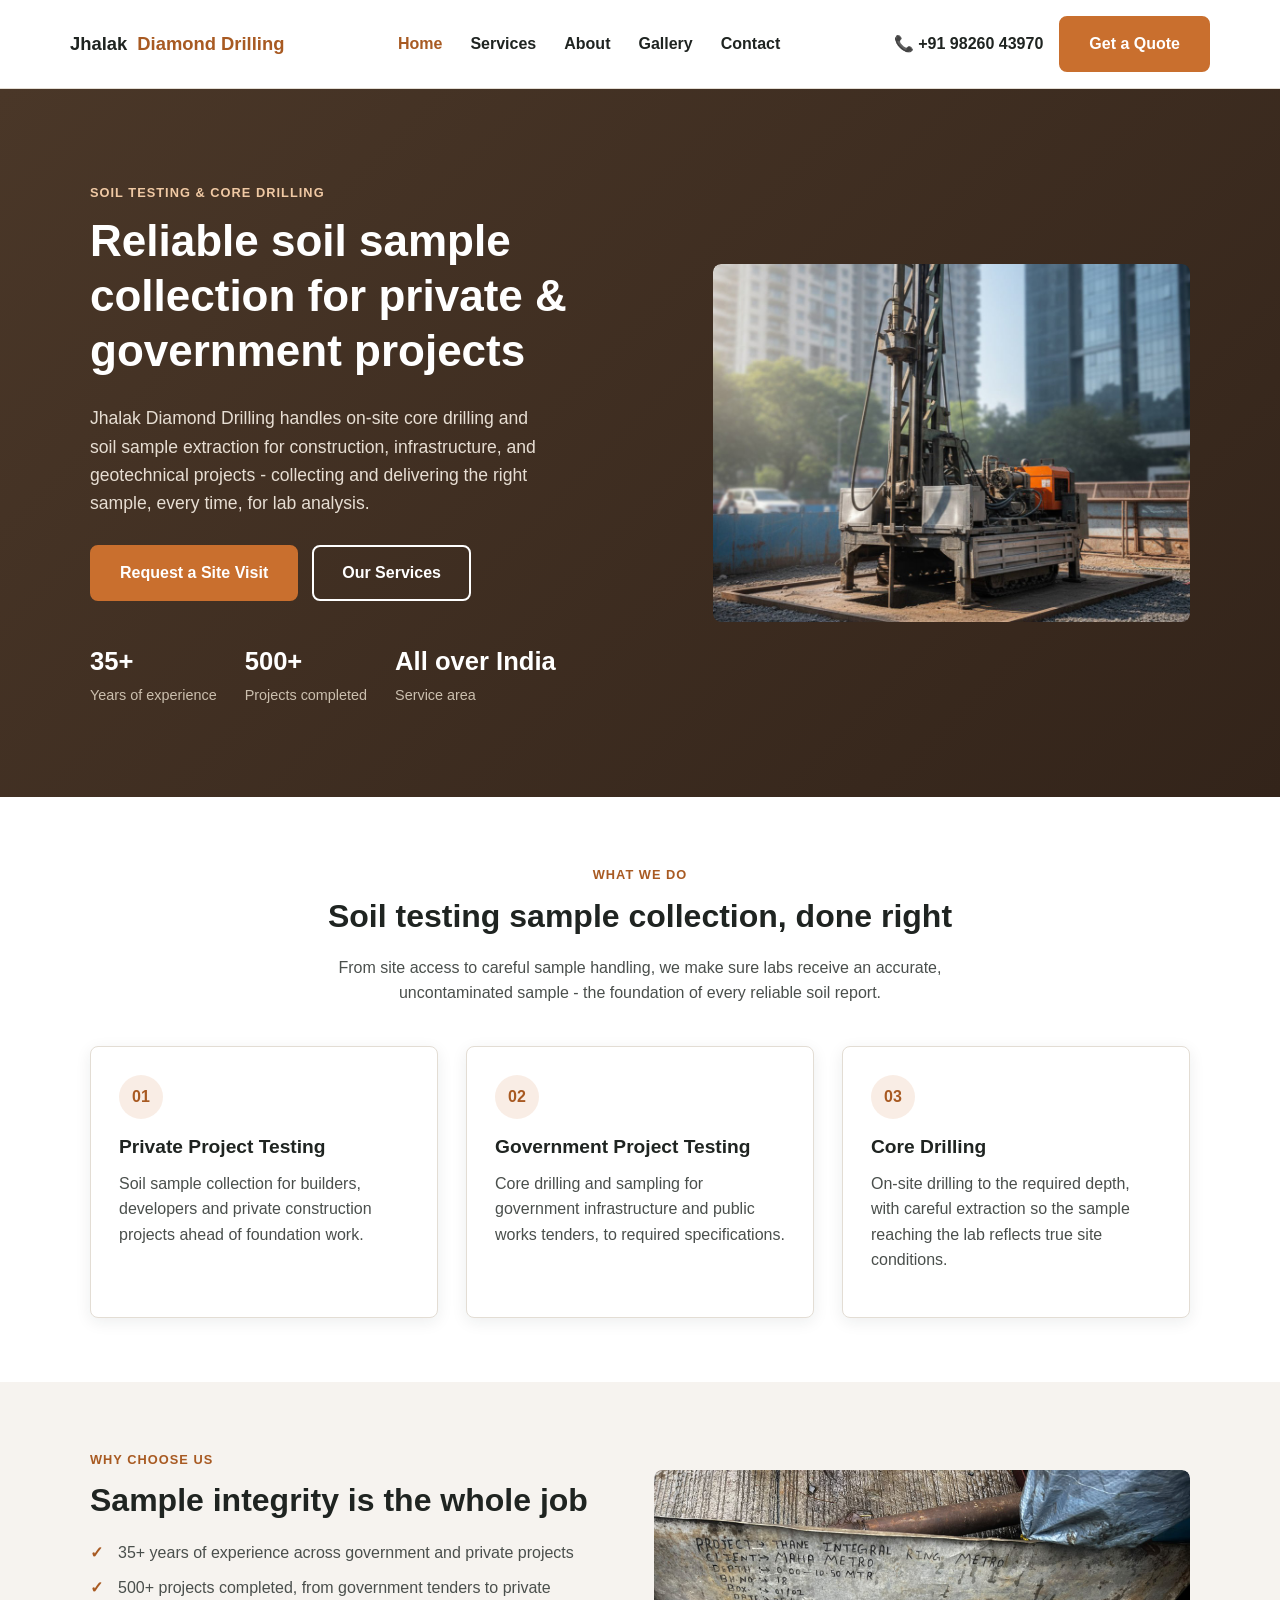
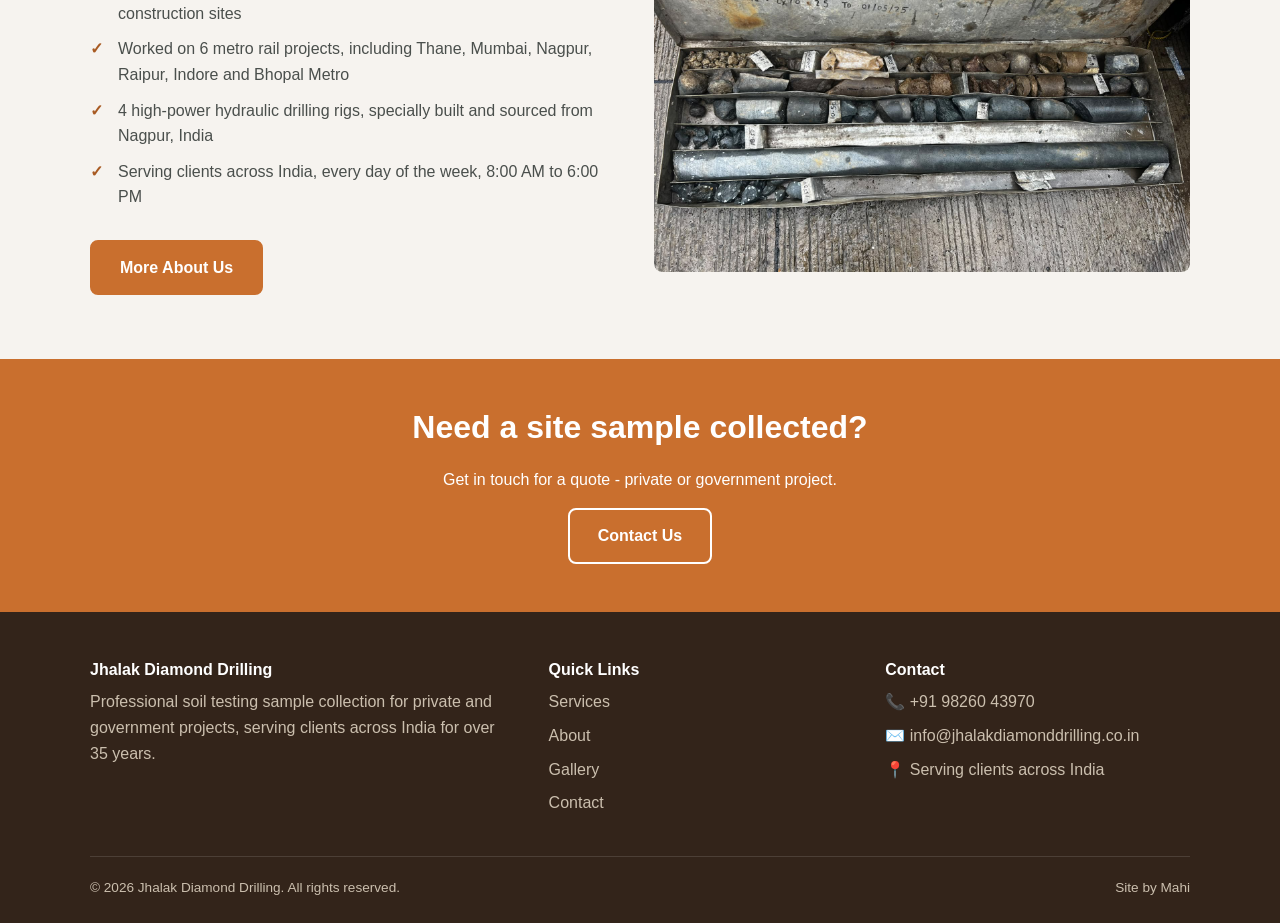
<file: index.html>
<!doctype html>
<html lang="en">
<head>
<meta charset="UTF-8" />
<meta name="viewport" content="width=device-width, initial-scale=1.0" />
<title>Jhalak Diamond Drilling | Soil Testing &amp; Core Drilling Services</title>
<meta name="description" content="Jhalak Diamond Drilling provides professional soil testing and core drilling sample collection services for private and government projects." />
<link rel="stylesheet" href="css/style.css" />
</head>
<body>

<header class="site-header">
  <nav class="nav container">
    <a href="index.html" class="brand">Jhalak <span>Diamond Drilling</span></a>
    <ul class="nav-links">
      <li><a href="index.html">Home</a></li>
      <li><a href="services.html">Services</a></li>
      <li><a href="about.html">About</a></li>
      <li><a href="gallery.html">Gallery</a></li>
      <li><a href="contact.html">Contact</a></li>
    </ul>
    <div class="nav-cta">
      <span class="nav-phone">📞 +91 98260 43970</span>
      <a href="contact.html" class="btn btn-primary">Get a Quote</a>
    </div>
    <button class="nav-toggle" aria-label="Toggle menu"><span></span><span></span><span></span></button>
  </nav>
</header>

<section class="hero">
  <div class="container hero-inner">
    <div>
      <span class="eyebrow" style="color:#f0c9a4;">Soil Testing &amp; Core Drilling</span>
      <h1>Reliable soil sample collection for private &amp; government projects</h1>
      <p class="lead">
        Jhalak Diamond Drilling handles on-site core drilling and soil sample
        extraction for construction, infrastructure, and geotechnical
        projects - collecting and delivering the right sample, every time,
        for lab analysis.
      </p>
      <div class="hero-actions">
        <a href="contact.html" class="btn btn-primary">Request a Site Visit</a>
        <a href="services.html" class="btn btn-outline">Our Services</a>
      </div>
      <div class="hero-stats">
        <div><strong>35+</strong><span>Years of experience</span></div>
        <div><strong>500+</strong><span>Projects completed</span></div>
        <div><strong>All over India</strong><span>Service area</span></div>
      </div>
    </div>
    <div class="hero-media has-photo">
      <img src="assets/images/drilling%20rig%20site%20photo.jpg" alt="Jhalak Diamond Drilling rig on site" class="media-photo" />
    </div>
  </div>
</section>

<section class="section">
  <div class="container">
    <div class="section-header">
      <span class="eyebrow">What We Do</span>
      <h2>Soil testing sample collection, done right</h2>
      <p>From site access to careful sample handling, we make sure labs receive an
      accurate, uncontaminated sample - the foundation of every reliable soil report.</p>
    </div>
    <div class="grid grid-3">
      <div class="card">
        <div class="icon">01</div>
        <h3>Private Project Testing</h3>
        <p>Soil sample collection for builders, developers and private
        construction projects ahead of foundation work.</p>
      </div>
      <div class="card">
        <div class="icon">02</div>
        <h3>Government Project Testing</h3>
        <p>Core drilling and sampling for government infrastructure and
        public works tenders, to required specifications.</p>
      </div>
      <div class="card">
        <div class="icon">03</div>
        <h3>Core Drilling</h3>
        <p>On-site drilling to the required depth, with careful extraction
        so the sample reaching the lab reflects true site conditions.</p>
      </div>
    </div>
  </div>
</section>

<section class="section section-alt">
  <div class="container grid grid-2" style="align-items:center;">
    <div>
      <span class="eyebrow">Why Choose Us</span>
      <h2>Sample integrity is the whole job</h2>
      <ul class="list-check">
        <li>35+ years of experience across government and private projects</li>
        <li>500+ projects completed, from government tenders to private construction sites</li>
        <li>Worked on 6 metro rail projects, including Thane, Mumbai, Nagpur, Raipur, Indore and Bhopal Metro</li>
        <li>4 high-power hydraulic drilling rigs, specially built and sourced from Nagpur, India</li>
        <li>Serving clients across India, every day of the week, 8:00 AM to 6:00 PM</li>
      </ul>
      <a href="about.html" class="btn btn-primary" style="margin-top:20px;">More About Us</a>
    </div>
    <div class="hero-media has-photo">
      <img src="assets/images/team%20equipment.jpeg" alt="Jhalak Diamond Drilling team and equipment" class="media-photo" />
    </div>
  </div>
</section>

<section class="cta-band">
  <div class="container">
    <h2>Need a site sample collected?</h2>
    <p>Get in touch for a quote - private or government project.</p>
    <a href="contact.html" class="btn btn-outline">Contact Us</a>
  </div>
</section>

<footer class="site-footer">
  <div class="container">
    <div class="footer-grid">
      <div>
        <h4>Jhalak Diamond Drilling</h4>
        <p>Professional soil testing sample collection for private and government projects, serving clients across India for over 35 years.</p>
      </div>
      <div>
        <h4>Quick Links</h4>
        <ul>
          <li><a href="services.html">Services</a></li>
          <li><a href="about.html">About</a></li>
          <li><a href="gallery.html">Gallery</a></li>
          <li><a href="contact.html">Contact</a></li>
        </ul>
      </div>
      <div>
        <h4>Contact</h4>
        <ul>
          <li>📞 +91 98260 43970</li>
          <li>✉️ info@jhalakdiamonddrilling.co.in</li>
          <li>📍 Serving clients across India</li>
        </ul>
      </div>
    </div>
    <div class="footer-bottom">
      <span>&copy; <span id="year"></span> Jhalak Diamond Drilling. All rights reserved.</span>
      <span>Site by Mahi</span>
    </div>
  </div>
</footer>

<script src="js/script.js"></script>
<script>document.getElementById('year').textContent = new Date().getFullYear();</script>
</body>
</html>
</file>
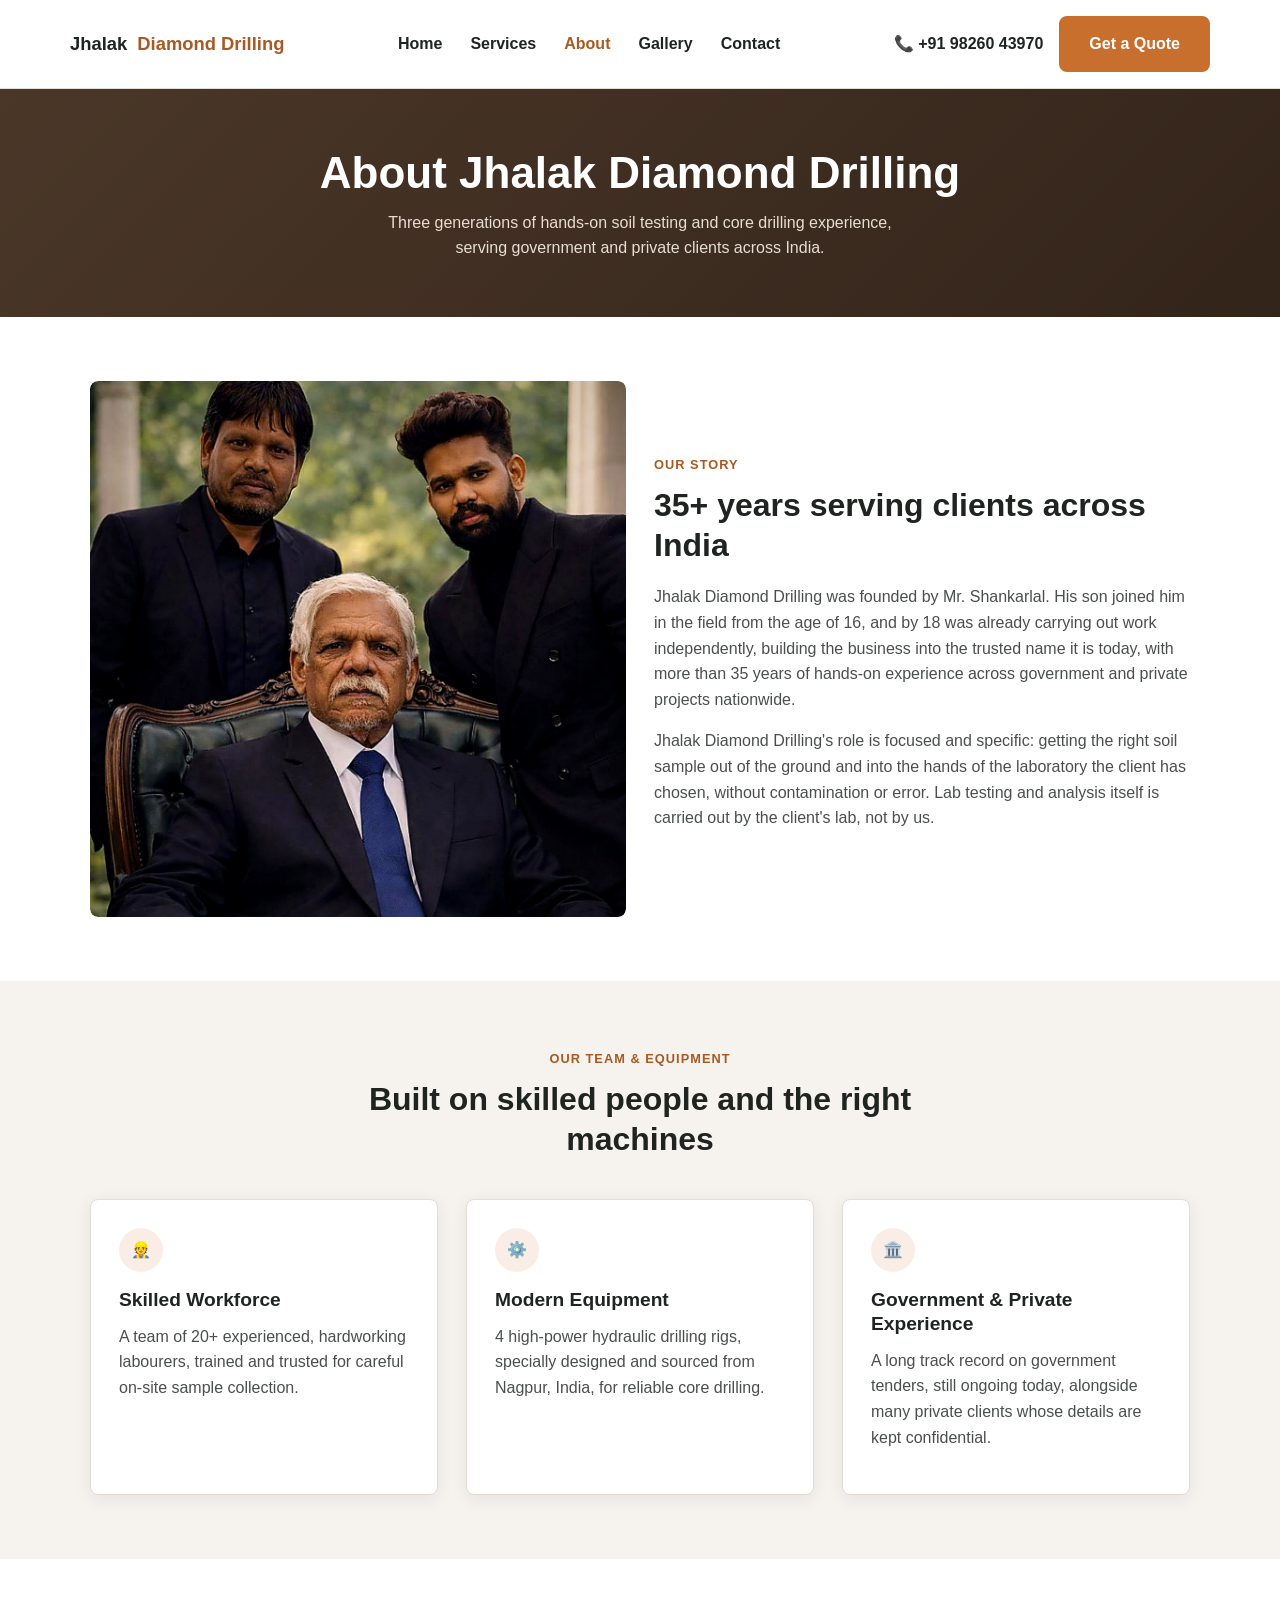
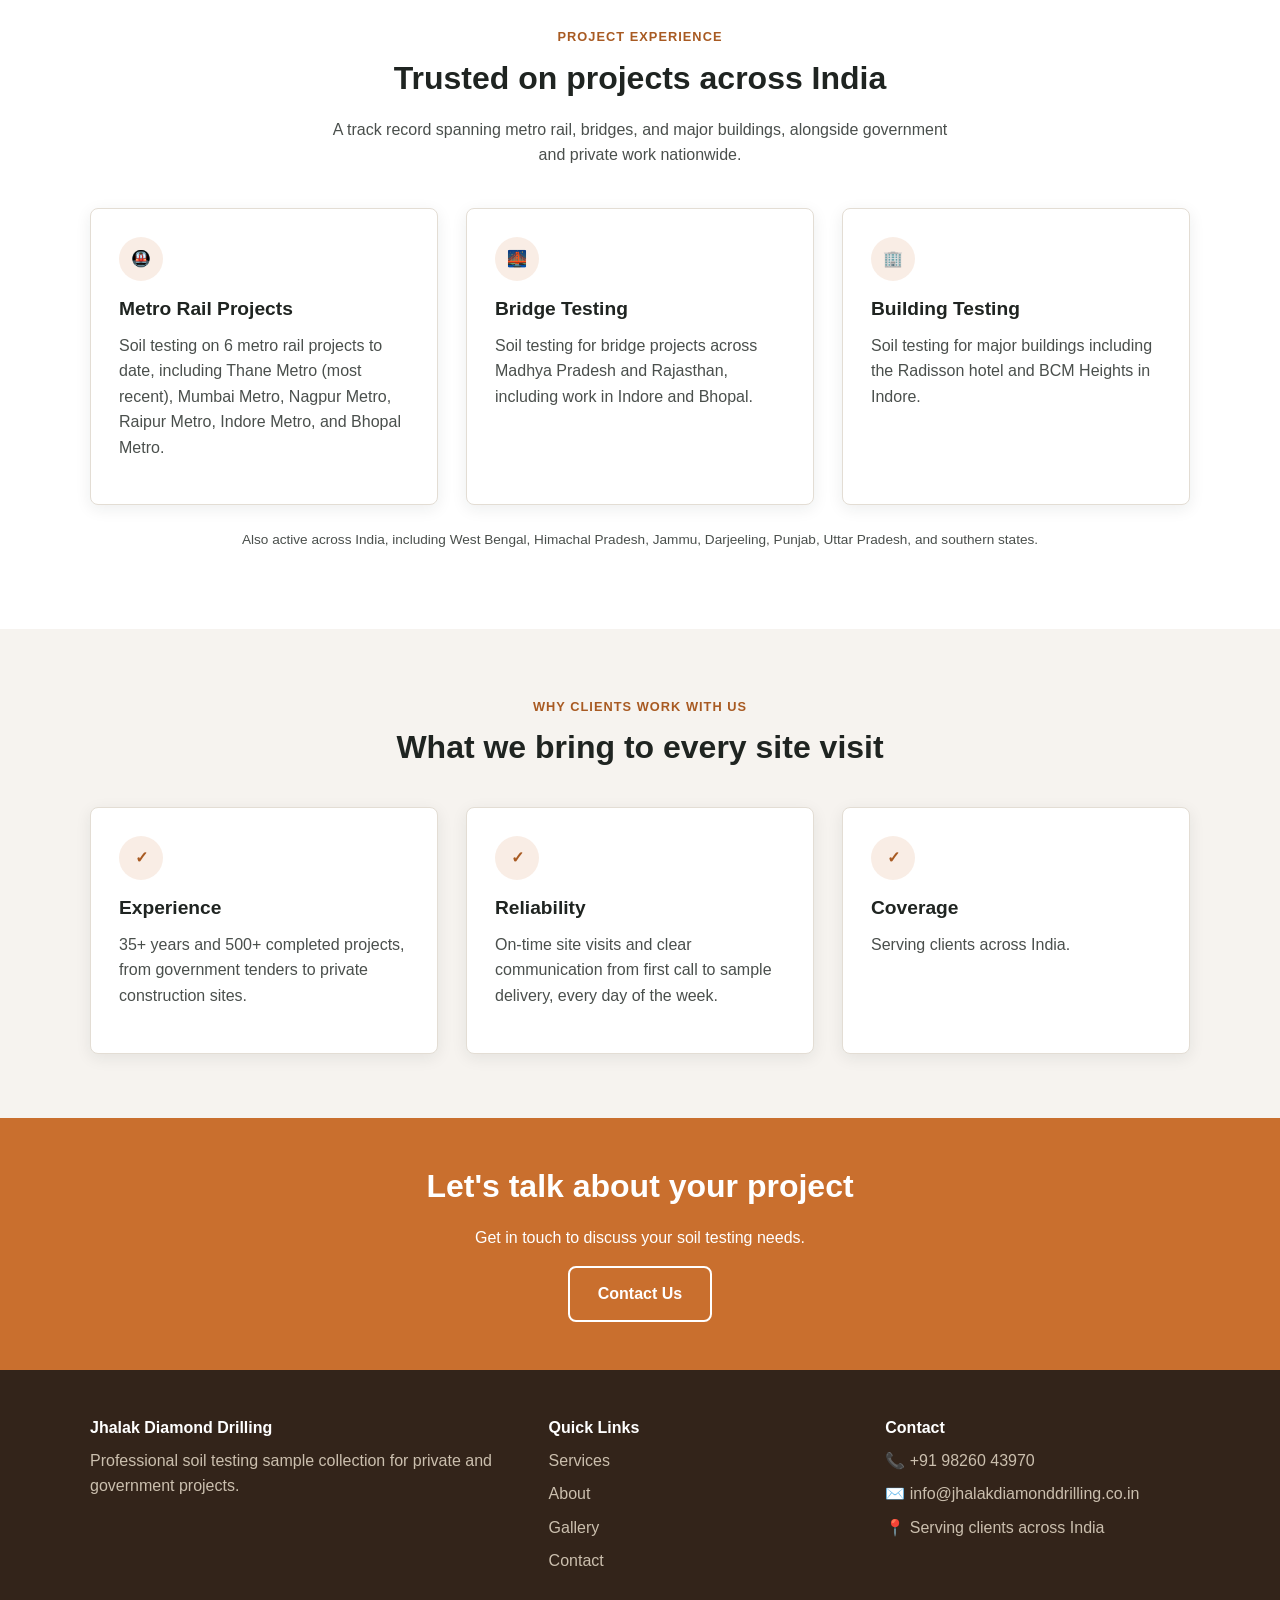
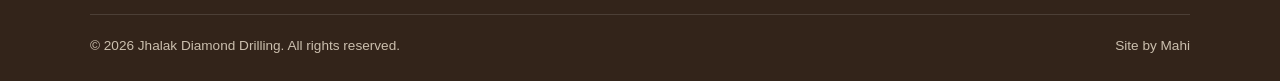
<file: about.html>
<!doctype html>
<html lang="en">
<head>
<meta charset="UTF-8" />
<meta name="viewport" content="width=device-width, initial-scale=1.0" />
<title>About Us | Jhalak Diamond Drilling</title>
<meta name="description" content="About Jhalak Diamond Drilling, soil testing and core drilling sample collection for private and government projects." />
<link rel="stylesheet" href="css/style.css" />
</head>
<body>

<header class="site-header">
  <nav class="nav container">
    <a href="index.html" class="brand">Jhalak <span>Diamond Drilling</span></a>
    <ul class="nav-links">
      <li><a href="index.html">Home</a></li>
      <li><a href="services.html">Services</a></li>
      <li><a href="about.html">About</a></li>
      <li><a href="gallery.html">Gallery</a></li>
      <li><a href="contact.html">Contact</a></li>
    </ul>
    <div class="nav-cta">
      <span class="nav-phone">📞 +91 98260 43970</span>
      <a href="contact.html" class="btn btn-primary">Get a Quote</a>
    </div>
    <button class="nav-toggle" aria-label="Toggle menu"><span></span><span></span><span></span></button>
  </nav>
</header>

<section class="page-hero">
  <div class="container">
    <h1>About Jhalak Diamond Drilling</h1>
    <p>Three generations of hands-on soil testing and core drilling experience, serving government and private clients across India.</p>
  </div>
</section>

<section class="section">
  <div class="container grid grid-2" style="align-items:center;">
    <div class="hero-media has-photo">
      <img src="assets/images/founder%20team%20family%20photo.jpg" alt="Jhalak Diamond Drilling founder and team" class="media-photo" />
    </div>
    <div>
      <span class="eyebrow">Our Story</span>
      <h2>35+ years serving clients across India</h2>
      <p>
        Jhalak Diamond Drilling was founded by Mr. Shankarlal. His son joined
        him in the field from the age of 16, and by 18 was already carrying
        out work independently, building the business into the trusted name
        it is today, with more than 35 years of hands-on experience across
        government and private projects nationwide.
      </p>
      <p>
        Jhalak Diamond Drilling's role is focused and specific: getting the right
        soil sample out of the ground and into the hands of the laboratory the
        client has chosen, without contamination or error. Lab testing and
        analysis itself is carried out by the client's lab, not by us.
      </p>
    </div>
  </div>
</section>

<section class="section section-alt">
  <div class="container">
    <div class="section-header">
      <span class="eyebrow">Our Team &amp; Equipment</span>
      <h2>Built on skilled people and the right machines</h2>
    </div>
    <div class="grid grid-3">
      <div class="card">
        <div class="icon">👷</div>
        <h3>Skilled Workforce</h3>
        <p>A team of 20+ experienced, hardworking labourers, trained and
        trusted for careful on-site sample collection.</p>
      </div>
      <div class="card">
        <div class="icon">⚙️</div>
        <h3>Modern Equipment</h3>
        <p>4 high-power hydraulic drilling rigs, specially designed and
        sourced from Nagpur, India, for reliable core drilling.</p>
      </div>
      <div class="card">
        <div class="icon">🏛️</div>
        <h3>Government &amp; Private Experience</h3>
        <p>A long track record on government tenders, still ongoing today,
        alongside many private clients whose details are kept confidential.</p>
      </div>
    </div>
  </div>
</section>

<section class="section">
  <div class="container">
    <div class="section-header">
      <span class="eyebrow">Project Experience</span>
      <h2>Trusted on projects across India</h2>
      <p>A track record spanning metro rail, bridges, and major buildings, alongside government and private work nationwide.</p>
    </div>
    <div class="grid grid-3">
      <div class="card">
        <div class="icon">🚇</div>
        <h3>Metro Rail Projects</h3>
        <p>Soil testing on 6 metro rail projects to date, including Thane Metro (most recent), Mumbai Metro, Nagpur Metro, Raipur Metro, Indore Metro, and Bhopal Metro.</p>
      </div>
      <div class="card">
        <div class="icon">🌉</div>
        <h3>Bridge Testing</h3>
        <p>Soil testing for bridge projects across Madhya Pradesh and Rajasthan, including work in Indore and Bhopal.</p>
      </div>
      <div class="card">
        <div class="icon">🏢</div>
        <h3>Building Testing</h3>
        <p>Soil testing for major buildings including the Radisson hotel and BCM Heights in Indore.</p>
      </div>
    </div>
    <p class="form-note" style="margin-top:24px; text-align:center;">
      Also active across India, including West Bengal, Himachal Pradesh, Jammu, Darjeeling, Punjab, Uttar Pradesh, and southern states.
    </p>
  </div>
</section>

<section class="section section-alt">
  <div class="container">
    <div class="section-header">
      <span class="eyebrow">Why Clients Work With Us</span>
      <h2>What we bring to every site visit</h2>
    </div>
    <div class="grid grid-3">
      <div class="card">
        <div class="icon">✓</div>
        <h3>Experience</h3>
        <p>35+ years and 500+ completed projects, from government tenders to private construction sites.</p>
      </div>
      <div class="card">
        <div class="icon">✓</div>
        <h3>Reliability</h3>
        <p>On-time site visits and clear communication from first call to sample delivery, every day of the week.</p>
      </div>
      <div class="card">
        <div class="icon">✓</div>
        <h3>Coverage</h3>
        <p>Serving clients across India.</p>
      </div>
    </div>
  </div>
</section>

<section class="cta-band">
  <div class="container">
    <h2>Let's talk about your project</h2>
    <p>Get in touch to discuss your soil testing needs.</p>
    <a href="contact.html" class="btn btn-outline">Contact Us</a>
  </div>
</section>

<footer class="site-footer">
  <div class="container">
    <div class="footer-grid">
      <div>
        <h4>Jhalak Diamond Drilling</h4>
        <p>Professional soil testing sample collection for private and government projects.</p>
      </div>
      <div>
        <h4>Quick Links</h4>
        <ul>
          <li><a href="services.html">Services</a></li>
          <li><a href="about.html">About</a></li>
          <li><a href="gallery.html">Gallery</a></li>
          <li><a href="contact.html">Contact</a></li>
        </ul>
      </div>
      <div>
        <h4>Contact</h4>
        <ul>
          <li>📞 +91 98260 43970</li>
          <li>✉️ info@jhalakdiamonddrilling.co.in</li>
          <li>📍 Serving clients across India</li>
        </ul>
      </div>
    </div>
    <div class="footer-bottom">
      <span>&copy; <span id="year"></span> Jhalak Diamond Drilling. All rights reserved.</span>
      <span>Site by Mahi</span>
    </div>
  </div>
</footer>

<script src="js/script.js"></script>
<script>document.getElementById('year').textContent = new Date().getFullYear();</script>
</body>
</html>
</file>
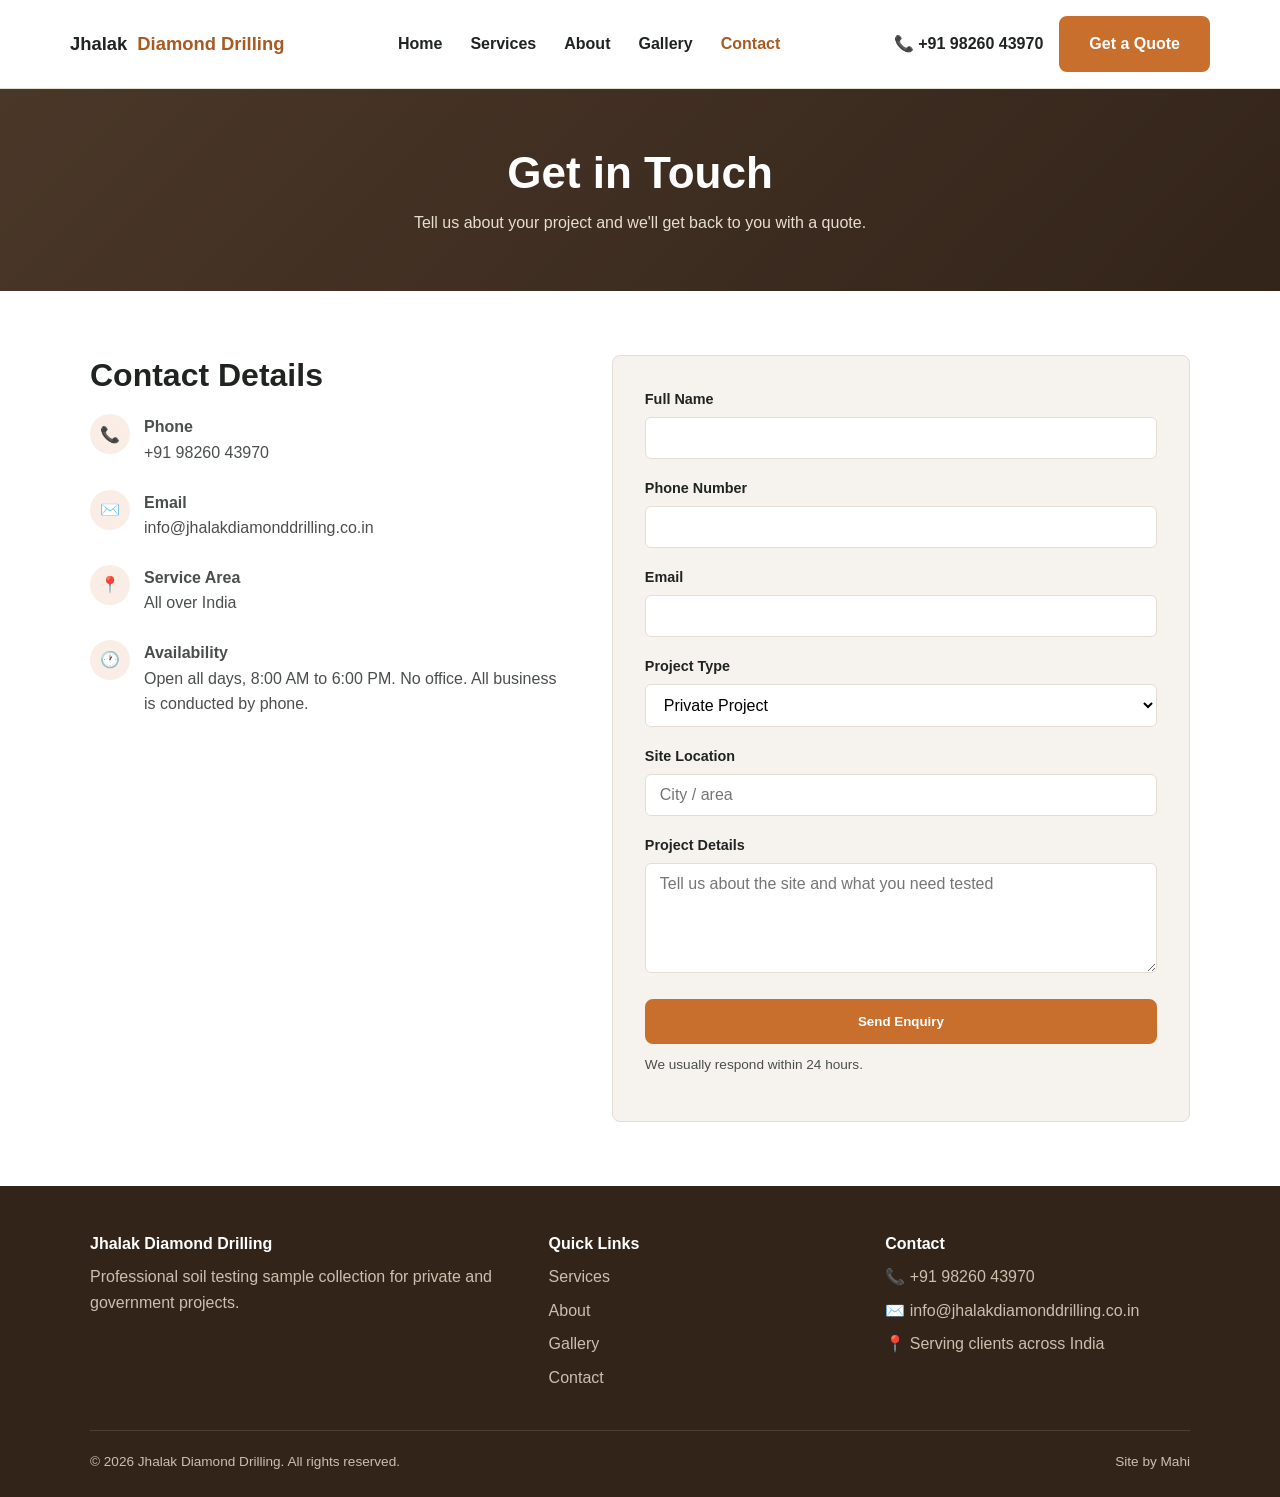
<file: contact.html>
<!doctype html>
<html lang="en">
<head>
<meta charset="UTF-8" />
<meta name="viewport" content="width=device-width, initial-scale=1.0" />
<title>Contact | Jhalak Diamond Drilling</title>
<meta name="description" content="Get in touch with Jhalak Diamond Drilling for a soil testing or core drilling quote." />
<link rel="stylesheet" href="css/style.css" />
</head>
<body>

<header class="site-header">
  <nav class="nav container">
    <a href="index.html" class="brand">Jhalak <span>Diamond Drilling</span></a>
    <ul class="nav-links">
      <li><a href="index.html">Home</a></li>
      <li><a href="services.html">Services</a></li>
      <li><a href="about.html">About</a></li>
      <li><a href="gallery.html">Gallery</a></li>
      <li><a href="contact.html">Contact</a></li>
    </ul>
    <div class="nav-cta">
      <span class="nav-phone">📞 +91 98260 43970</span>
      <a href="contact.html" class="btn btn-primary">Get a Quote</a>
    </div>
    <button class="nav-toggle" aria-label="Toggle menu"><span></span><span></span><span></span></button>
  </nav>
</header>

<section class="page-hero">
  <div class="container">
    <h1>Get in Touch</h1>
    <p>Tell us about your project and we'll get back to you with a quote.</p>
  </div>
</section>

<section class="section">
  <div class="container contact-grid">
    <div>
      <h2>Contact Details</h2>
      <div class="info-item">
        <div class="icon">📞</div>
        <div><strong>Phone</strong><br/>+91 98260 43970</div>
      </div>
      <div class="info-item">
        <div class="icon">✉️</div>
        <div><strong>Email</strong><br/>info@jhalakdiamonddrilling.co.in</div>
      </div>
      <div class="info-item">
        <div class="icon">📍</div>
        <div><strong>Service Area</strong><br/>All over India</div>
      </div>
      <div class="info-item">
        <div class="icon">🕐</div>
        <div><strong>Availability</strong><br/>Open all days, 8:00 AM to 6:00 PM. No office. All business is conducted by phone.</div>
      </div>
    </div>

    <div class="form-card">
      <div id="form-success" class="form-success">
        Thanks, your enquiry has been received. We'll get back to you shortly.
      </div>

      <!--
        Netlify Forms: the data-netlify="true" attribute + hidden "form-name"
        field are all Netlify needs to auto-detect this form and start
        capturing submissions once the site is deployed on Netlify.
        No backend/server code required.
      -->
      <form id="enquiry-form" name="enquiry" method="POST" data-netlify="true" netlify-honeypot="bot-field">
        <input type="hidden" name="form-name" value="enquiry" />
        <p style="display:none;">
          <label>Don't fill this out if you're human: <input name="bot-field" /></label>
        </p>

        <div class="form-row">
          <label for="name">Full Name</label>
          <input type="text" id="name" name="name" required />
        </div>
        <div class="form-row">
          <label for="phone">Phone Number</label>
          <input type="tel" id="phone" name="phone" required />
        </div>
        <div class="form-row">
          <label for="email">Email</label>
          <input type="email" id="email" name="email" />
        </div>
        <div class="form-row">
          <label for="project-type">Project Type</label>
          <select id="project-type" name="project-type">
            <option value="private">Private Project</option>
            <option value="government">Government Project</option>
            <option value="not-sure">Not Sure</option>
          </select>
        </div>
        <div class="form-row">
          <label for="location">Site Location</label>
          <input type="text" id="location" name="location" placeholder="City / area" />
        </div>
        <div class="form-row">
          <label for="message">Project Details</label>
          <textarea id="message" name="message" placeholder="Tell us about the site and what you need tested"></textarea>
        </div>
        <button type="submit" class="btn btn-primary" style="width:100%;">Send Enquiry</button>
        <p class="form-note">We usually respond within 24 hours.</p>
      </form>
    </div>
  </div>
</section>

<footer class="site-footer">
  <div class="container">
    <div class="footer-grid">
      <div>
        <h4>Jhalak Diamond Drilling</h4>
        <p>Professional soil testing sample collection for private and government projects.</p>
      </div>
      <div>
        <h4>Quick Links</h4>
        <ul>
          <li><a href="services.html">Services</a></li>
          <li><a href="about.html">About</a></li>
          <li><a href="gallery.html">Gallery</a></li>
          <li><a href="contact.html">Contact</a></li>
        </ul>
      </div>
      <div>
        <h4>Contact</h4>
        <ul>
          <li>📞 +91 98260 43970</li>
          <li>✉️ info@jhalakdiamonddrilling.co.in</li>
          <li>📍 Serving clients across India</li>
        </ul>
      </div>
    </div>
    <div class="footer-bottom">
      <span>&copy; <span id="year"></span> Jhalak Diamond Drilling. All rights reserved.</span>
      <span>Site by Mahi</span>
    </div>
  </div>
</footer>

<script src="js/script.js"></script>
<script>document.getElementById('year').textContent = new Date().getFullYear();</script>
</body>
</html>
</file>
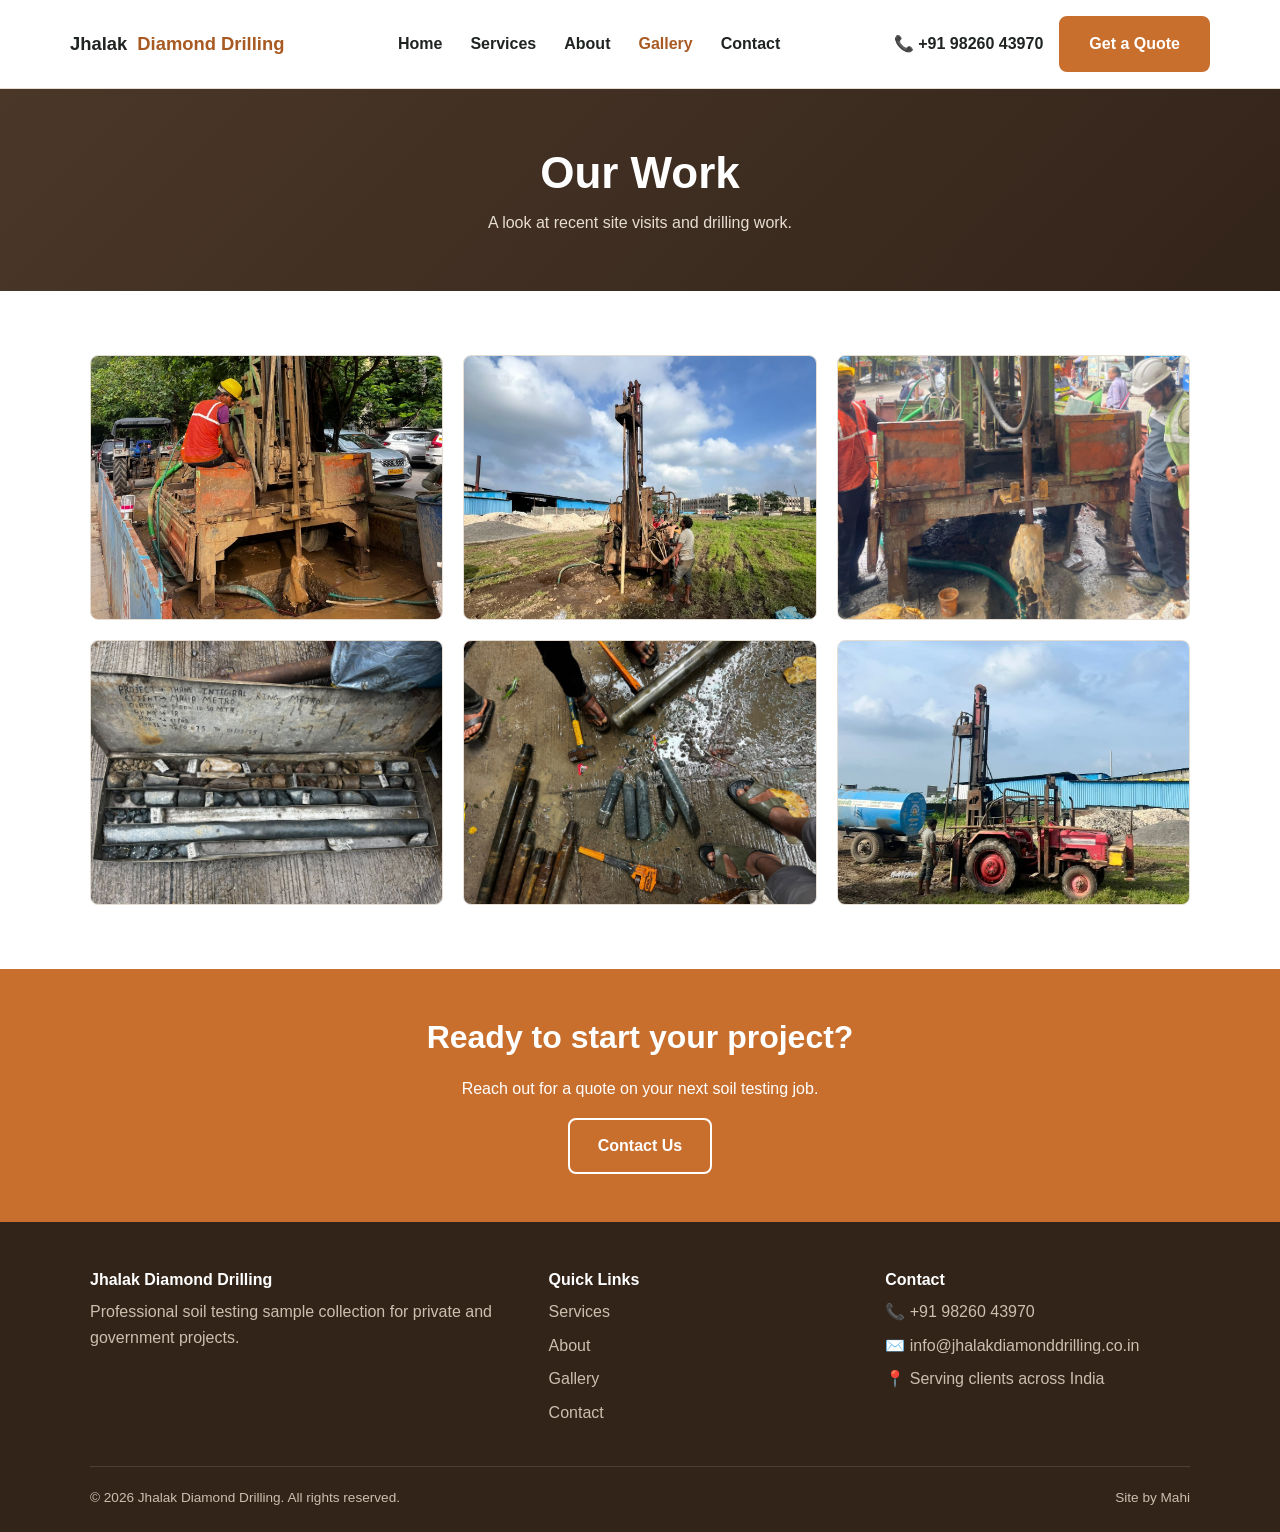
<file: gallery.html>
<!doctype html>
<html lang="en">
<head>
<meta charset="UTF-8" />
<meta name="viewport" content="width=device-width, initial-scale=1.0" />
<title>Gallery | Jhalak Diamond Drilling</title>
<meta name="description" content="Photos of Jhalak Diamond Drilling's soil testing and core drilling site work." />
<link rel="stylesheet" href="css/style.css" />
</head>
<body>

<header class="site-header">
  <nav class="nav container">
    <a href="index.html" class="brand">Jhalak <span>Diamond Drilling</span></a>
    <ul class="nav-links">
      <li><a href="index.html">Home</a></li>
      <li><a href="services.html">Services</a></li>
      <li><a href="about.html">About</a></li>
      <li><a href="gallery.html">Gallery</a></li>
      <li><a href="contact.html">Contact</a></li>
    </ul>
    <div class="nav-cta">
      <span class="nav-phone">📞 +91 98260 43970</span>
      <a href="contact.html" class="btn btn-primary">Get a Quote</a>
    </div>
    <button class="nav-toggle" aria-label="Toggle menu"><span></span><span></span><span></span></button>
  </nav>
</header>

<section class="page-hero">
  <div class="container">
    <h1>Our Work</h1>
    <p>A look at recent site visits and drilling work.</p>
  </div>
</section>

<section class="section">
  <div class="container">
    <div class="gallery-grid">
      <div class="gallery-item has-photo">
        <img src="assets/images/site%20rig.jpeg" alt="Drilling rig on site" />
      </div>
      <div class="gallery-item has-photo">
        <img src="assets/images/working%20machine.jpeg" alt="Drilling machine at work" />
      </div>
      <div class="gallery-item has-photo">
        <img src="assets/images/team%20on%20site.jpeg" alt="Team on site" />
      </div>
      <div class="gallery-item has-photo">
        <img src="assets/images/team%20equipment.jpeg" alt="Team and equipment" />
      </div>
      <div class="gallery-item has-photo">
        <img src="assets/images/samples.jpeg" alt="Collected soil samples" />
      </div>
      <div class="gallery-item has-photo">
        <img src="assets/images/red%20hydraulic%20machine.jpeg" alt="Hydraulic drilling machine" />
      </div>
    </div>
  </div>
</section>

<section class="cta-band">
  <div class="container">
    <h2>Ready to start your project?</h2>
    <p>Reach out for a quote on your next soil testing job.</p>
    <a href="contact.html" class="btn btn-outline">Contact Us</a>
  </div>
</section>

<footer class="site-footer">
  <div class="container">
    <div class="footer-grid">
      <div>
        <h4>Jhalak Diamond Drilling</h4>
        <p>Professional soil testing sample collection for private and government projects.</p>
      </div>
      <div>
        <h4>Quick Links</h4>
        <ul>
          <li><a href="services.html">Services</a></li>
          <li><a href="about.html">About</a></li>
          <li><a href="gallery.html">Gallery</a></li>
          <li><a href="contact.html">Contact</a></li>
        </ul>
      </div>
      <div>
        <h4>Contact</h4>
        <ul>
          <li>📞 +91 98260 43970</li>
          <li>✉️ info@jhalakdiamonddrilling.co.in</li>
          <li>📍 Serving clients across India</li>
        </ul>
      </div>
    </div>
    <div class="footer-bottom">
      <span>&copy; <span id="year"></span> Jhalak Diamond Drilling. All rights reserved.</span>
      <span>Site by Mahi</span>
    </div>
  </div>
</footer>

<script src="js/script.js"></script>
<script>document.getElementById('year').textContent = new Date().getFullYear();</script>
</body>
</html>
</file>
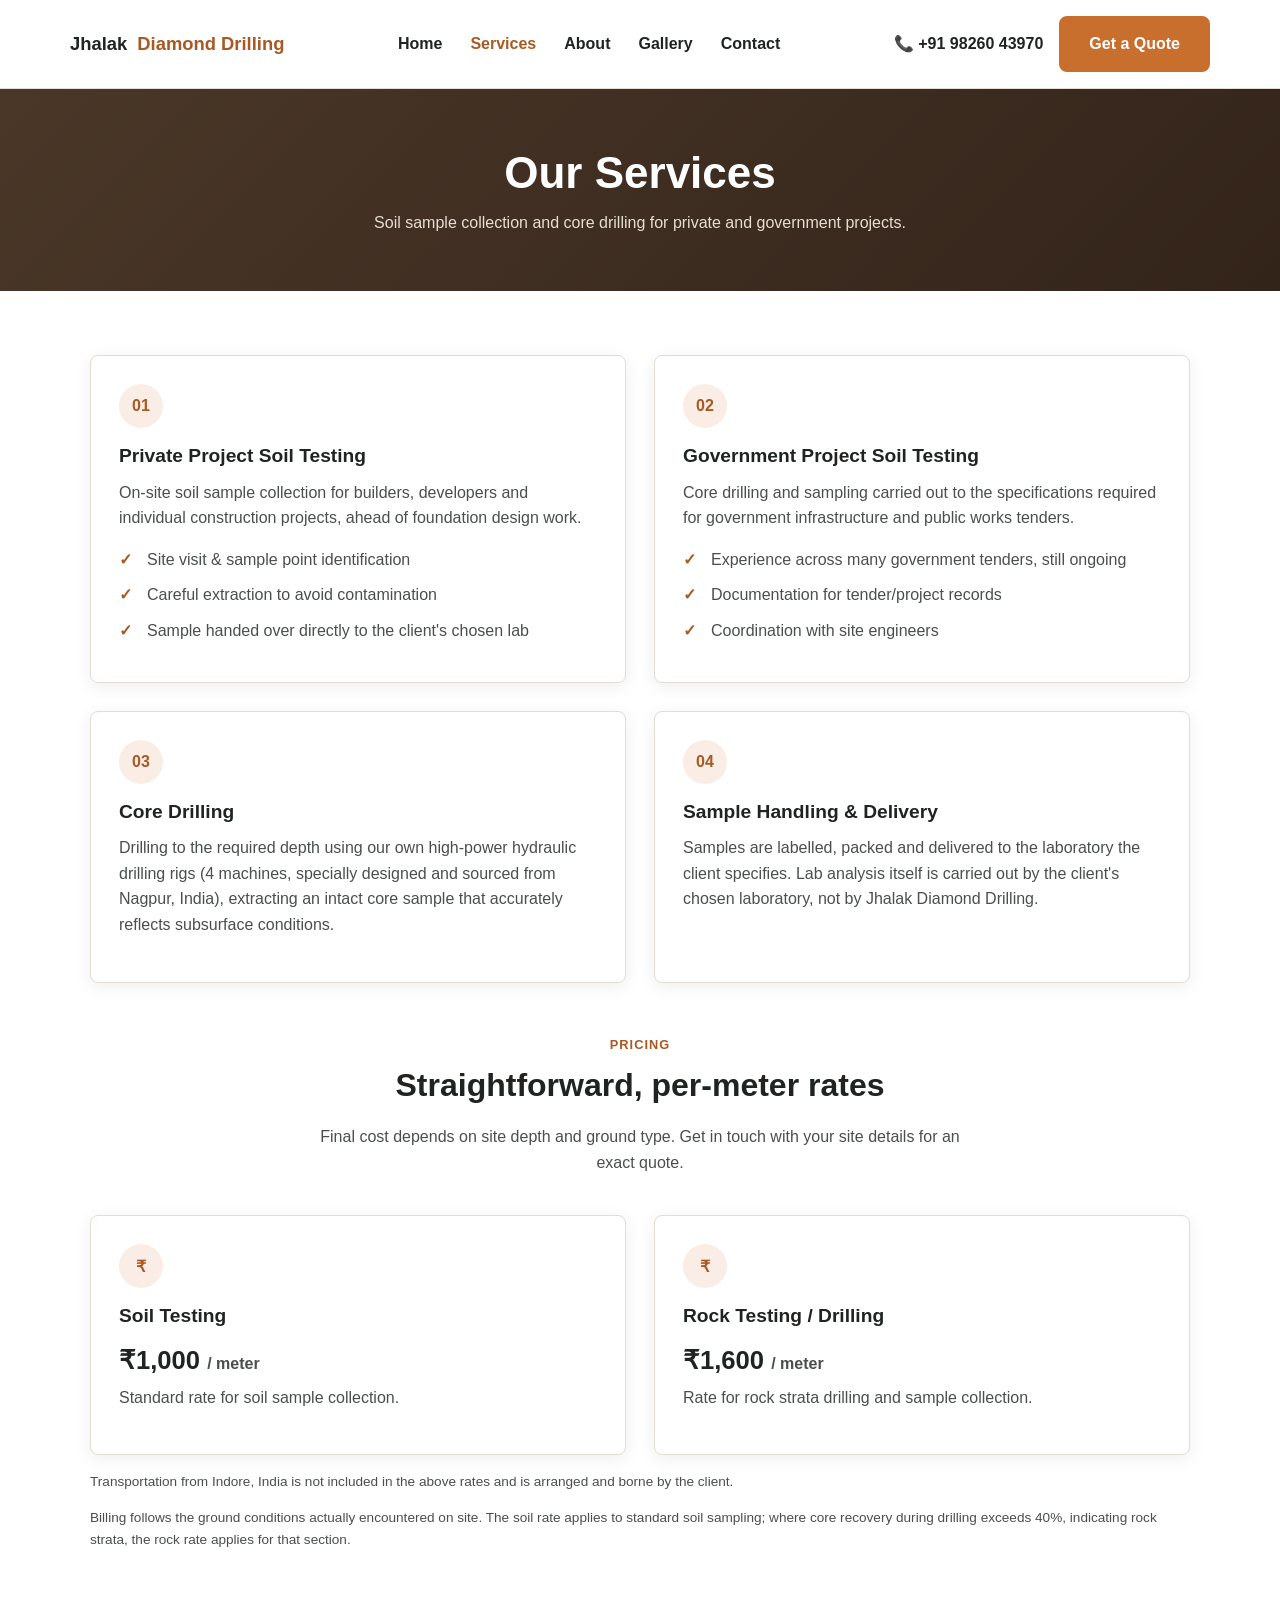
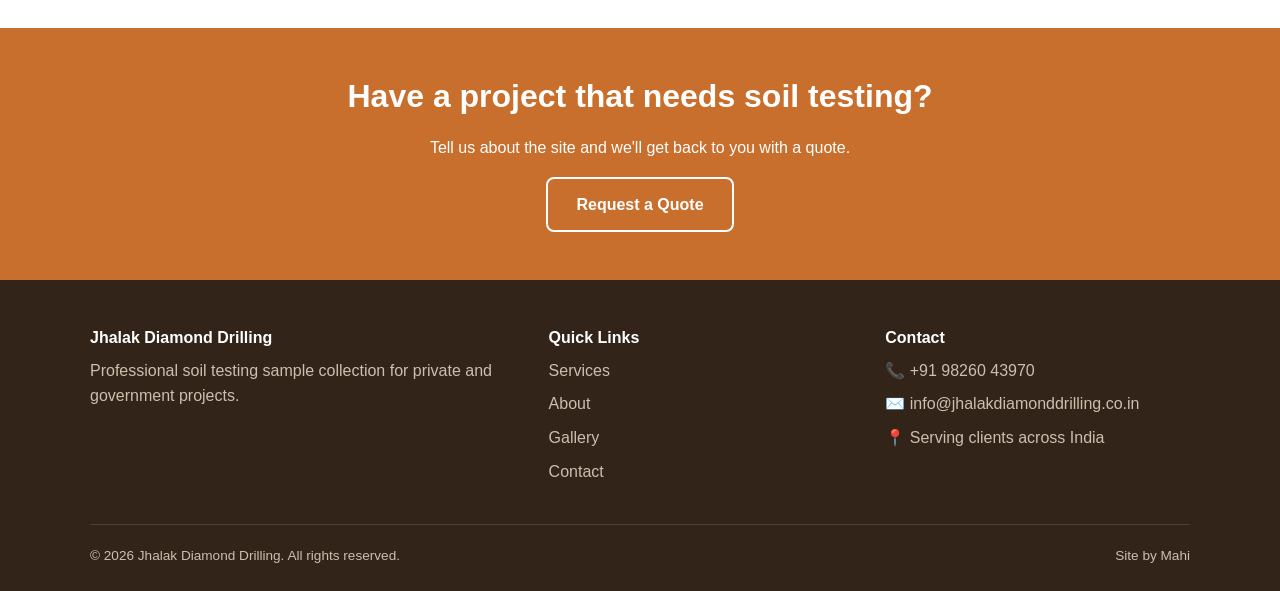
<file: services.html>
<!doctype html>
<html lang="en">
<head>
<meta charset="UTF-8" />
<meta name="viewport" content="width=device-width, initial-scale=1.0" />
<title>Services | Jhalak Diamond Drilling</title>
<meta name="description" content="Soil testing sample collection and core drilling services for private and government projects." />
<link rel="stylesheet" href="css/style.css" />
</head>
<body>

<header class="site-header">
  <nav class="nav container">
    <a href="index.html" class="brand">Jhalak <span>Diamond Drilling</span></a>
    <ul class="nav-links">
      <li><a href="index.html">Home</a></li>
      <li><a href="services.html">Services</a></li>
      <li><a href="about.html">About</a></li>
      <li><a href="gallery.html">Gallery</a></li>
      <li><a href="contact.html">Contact</a></li>
    </ul>
    <div class="nav-cta">
      <span class="nav-phone">📞 +91 98260 43970</span>
      <a href="contact.html" class="btn btn-primary">Get a Quote</a>
    </div>
    <button class="nav-toggle" aria-label="Toggle menu"><span></span><span></span><span></span></button>
  </nav>
</header>

<section class="page-hero">
  <div class="container">
    <h1>Our Services</h1>
    <p>Soil sample collection and core drilling for private and government projects.</p>
  </div>
</section>

<section class="section">
  <div class="container grid grid-2">
    <div class="card">
      <div class="icon">01</div>
      <h3>Private Project Soil Testing</h3>
      <p>On-site soil sample collection for builders, developers and individual
      construction projects, ahead of foundation design work.</p>
      <ul class="list-check">
        <li>Site visit &amp; sample point identification</li>
        <li>Careful extraction to avoid contamination</li>
        <li>Sample handed over directly to the client's chosen lab</li>
      </ul>
    </div>
    <div class="card">
      <div class="icon">02</div>
      <h3>Government Project Soil Testing</h3>
      <p>Core drilling and sampling carried out to the specifications required
      for government infrastructure and public works tenders.</p>
      <ul class="list-check">
        <li>Experience across many government tenders, still ongoing</li>
        <li>Documentation for tender/project records</li>
        <li>Coordination with site engineers</li>
      </ul>
    </div>
    <div class="card">
      <div class="icon">03</div>
      <h3>Core Drilling</h3>
      <p>Drilling to the required depth using our own high-power hydraulic
      drilling rigs (4 machines, specially designed and sourced from Nagpur,
      India), extracting an intact core sample that accurately reflects
      subsurface conditions.</p>
    </div>
    <div class="card">
      <div class="icon">04</div>
      <h3>Sample Handling &amp; Delivery</h3>
      <p>Samples are labelled, packed and delivered to the laboratory the
      client specifies. Lab analysis itself is carried out by the client's
      chosen laboratory, not by Jhalak Diamond Drilling.</p>
    </div>
  </div>

  <div class="container" style="margin-top:48px;">
    <div class="section-header">
      <span class="eyebrow">Pricing</span>
      <h2>Straightforward, per-meter rates</h2>
      <p>Final cost depends on site depth and ground type. Get in touch with your
      site details for an exact quote.</p>
    </div>
    <div class="grid grid-2">
      <div class="card">
        <div class="icon">₹</div>
        <h3>Soil Testing</h3>
        <p style="font-size:1.6rem; font-weight:800; color:var(--color-ink); margin-bottom:4px;">₹1,000 <span style="font-size:1rem; font-weight:600; color:var(--color-body);">/ meter</span></p>
        <p>Standard rate for soil sample collection.</p>
      </div>
      <div class="card">
        <div class="icon">₹</div>
        <h3>Rock Testing / Drilling</h3>
        <p style="font-size:1.6rem; font-weight:800; color:var(--color-ink); margin-bottom:4px;">₹1,600 <span style="font-size:1rem; font-weight:600; color:var(--color-body);">/ meter</span></p>
        <p>Rate for rock strata drilling and sample collection.</p>
      </div>
    </div>
    <p class="form-note" style="margin-top:16px;">
      Transportation from Indore, India is not included in the above rates
      and is arranged and borne by the client.
    </p>
    <p class="form-note">
      Billing follows the ground conditions actually encountered on site.
      The soil rate applies to standard soil sampling; where core recovery
      during drilling exceeds 40%, indicating rock strata, the rock rate
      applies for that section.
    </p>
  </div>
</section>

<section class="cta-band">
  <div class="container">
    <h2>Have a project that needs soil testing?</h2>
    <p>Tell us about the site and we'll get back to you with a quote.</p>
    <a href="contact.html" class="btn btn-outline">Request a Quote</a>
  </div>
</section>

<footer class="site-footer">
  <div class="container">
    <div class="footer-grid">
      <div>
        <h4>Jhalak Diamond Drilling</h4>
        <p>Professional soil testing sample collection for private and government projects.</p>
      </div>
      <div>
        <h4>Quick Links</h4>
        <ul>
          <li><a href="services.html">Services</a></li>
          <li><a href="about.html">About</a></li>
          <li><a href="gallery.html">Gallery</a></li>
          <li><a href="contact.html">Contact</a></li>
        </ul>
      </div>
      <div>
        <h4>Contact</h4>
        <ul>
          <li>📞 +91 98260 43970</li>
          <li>✉️ info@jhalakdiamonddrilling.co.in</li>
          <li>📍 Serving clients across India</li>
        </ul>
      </div>
    </div>
    <div class="footer-bottom">
      <span>&copy; <span id="year"></span> Jhalak Diamond Drilling. All rights reserved.</span>
      <span>Site by Mahi</span>
    </div>
  </div>
</footer>

<script src="js/script.js"></script>
<script>document.getElementById('year').textContent = new Date().getFullYear();</script>
</body>
</html>
</file>
<file: css/style.css>
/* ==========================================================================
   Jhalak Diamond Drilling, main stylesheet
   ========================================================================== */

:root {
  --color-primary: #4a3728;      /* earth brown */
  --color-primary-dark: #33241a;
  --color-accent: #c96f2e;       /* safety/drill-bit orange */
  --color-accent-dark: #a85a22;
  --color-ink: #1f2421;
  --color-body: #4a4f4c;
  --color-bg: #ffffff;
  --color-bg-alt: #f6f3ef;
  --color-border: #e3ddd4;
  --radius: 8px;
  --shadow: 0 4px 16px rgba(31, 36, 33, 0.08);
  --container-width: 1140px;
  --font-heading: "Segoe UI", "Helvetica Neue", Arial, sans-serif;
  --font-body: "Segoe UI", "Helvetica Neue", Arial, sans-serif;
}

* { box-sizing: border-box; }

html { scroll-behavior: smooth; }

body {
  margin: 0;
  font-family: var(--font-body);
  color: var(--color-body);
  background: var(--color-bg);
  line-height: 1.6;
}

h1, h2, h3, h4 {
  font-family: var(--font-heading);
  color: var(--color-ink);
  line-height: 1.25;
  margin: 0 0 0.6em;
}

h1 { font-size: clamp(2rem, 4vw, 2.75rem); }
h2 { font-size: clamp(1.5rem, 3vw, 2rem); }
h3 { font-size: 1.2rem; }

p { margin: 0 0 1em; }

a { color: var(--color-accent-dark); text-decoration: none; }
a:hover { text-decoration: underline; }

img { max-width: 100%; display: block; }

.container {
  width: 100%;
  max-width: var(--container-width);
  margin: 0 auto;
  padding: 0 20px;
}

.section { padding: 64px 0; }
.section-alt { background: var(--color-bg-alt); }

.section-header { max-width: 640px; margin: 0 auto 40px; text-align: center; }
.section-header p { color: var(--color-body); }

.eyebrow {
  display: inline-block;
  color: var(--color-accent-dark);
  font-weight: 700;
  letter-spacing: 0.08em;
  text-transform: uppercase;
  font-size: 0.8rem;
  margin-bottom: 10px;
}

/* Buttons ---------------------------------------------------------------- */
.btn {
  display: inline-block;
  padding: 13px 28px;
  border-radius: var(--radius);
  font-weight: 600;
  cursor: pointer;
  border: 2px solid transparent;
  transition: all 0.15s ease-in-out;
}
.btn-primary {
  background: var(--color-accent);
  color: #fff;
  border-color: var(--color-accent);
}
.btn-primary:hover {
  background: var(--color-accent-dark);
  border-color: var(--color-accent-dark);
  text-decoration: none;
}
.btn-outline {
  background: transparent;
  color: #fff;
  border-color: #fff;
}
.btn-outline:hover {
  background: #fff;
  color: var(--color-primary-dark);
  text-decoration: none;
}

/* Header / nav ------------------------------------------------------------ */
.site-header {
  position: sticky;
  top: 0;
  z-index: 50;
  background: var(--color-bg);
  border-bottom: 1px solid var(--color-border);
}
.nav {
  display: flex;
  flex-wrap: wrap;
  align-items: center;
  justify-content: space-between;
  padding: 16px 0;
  gap: 12px;
}
.brand {
  display: flex;
  align-items: center;
  gap: 10px;
  font-family: var(--font-heading);
  font-weight: 800;
  font-size: 1.15rem;
  color: var(--color-ink);
}
.brand span { color: var(--color-accent-dark); }
.nav-links {
  display: flex;
  gap: 28px;
  list-style: none;
  margin: 0;
  padding: 0;
}
.nav-links a {
  color: var(--color-ink);
  font-weight: 600;
}
.nav-links a:hover { color: var(--color-accent-dark); text-decoration: none; }
.nav-links a.active { color: var(--color-accent-dark); }

.nav-cta { display: flex; align-items: center; gap: 16px; }
.nav-phone {
  font-weight: 700;
  color: var(--color-ink);
  white-space: nowrap;
}

.nav-toggle {
  display: none;
  flex-direction: column;
  gap: 5px;
  background: none;
  border: none;
  cursor: pointer;
  padding: 6px;
}
.nav-toggle span {
  width: 24px;
  height: 2px;
  background: var(--color-ink);
  display: block;
}

/* Hero --------------------------------------------------------------------*/
.hero {
  background: linear-gradient(135deg, var(--color-primary), var(--color-primary-dark));
  color: #fff;
  padding: 90px 0;
}
.hero-inner {
  display: grid;
  grid-template-columns: 1.1fr 0.9fr;
  gap: 40px;
  align-items: center;
}
.hero h1 { color: #fff; }
.hero p.lead { color: #e7ded3; font-size: 1.1rem; max-width: 46ch; }
.hero-actions { display: flex; gap: 14px; margin-top: 28px; flex-wrap: wrap; }
.hero-stats {
  display: flex;
  gap: 28px;
  margin-top: 40px;
  flex-wrap: wrap;
}
.hero-stats div { min-width: 110px; }
.hero-stats strong {
  display: block;
  font-size: 1.6rem;
  color: #fff;
}
.hero-stats span { color: #cbbfae; font-size: 0.9rem; }

.hero-media {
  background: rgba(255,255,255,0.08);
  border: 1px solid rgba(255,255,255,0.18);
  border-radius: var(--radius);
  min-height: 280px;
  display: flex;
  align-items: center;
  justify-content: center;
  color: #cbbfae;
  text-align: center;
  padding: 20px;
  font-size: 0.95rem;
}
.hero-media.has-photo {
  padding: 0;
  border: none;
  background: none;
  overflow: hidden;
  display: block;
}
.hero-media.has-photo .media-photo,
.hero-media.has-photo.media-photo {
  width: 100%;
  height: 100%;
  min-height: 280px;
  object-fit: cover;
  display: block;
  border-radius: var(--radius);
}

/* Page hero (inner pages, no stats) --------------------------------------*/
.page-hero {
  background: linear-gradient(135deg, var(--color-primary), var(--color-primary-dark));
  color: #fff;
  padding: 56px 0;
  text-align: center;
}
.page-hero h1 { color: #fff; margin-bottom: 10px; }
.page-hero p { color: #e7ded3; max-width: 60ch; margin: 0 auto; }

/* Cards / grids -------------------------------------------------------------*/
.grid {
  display: grid;
  gap: 28px;
}
.grid-3 { grid-template-columns: repeat(3, 1fr); }
.grid-2 { grid-template-columns: repeat(2, 1fr); }

.card {
  background: var(--color-bg);
  border: 1px solid var(--color-border);
  border-radius: var(--radius);
  padding: 28px;
  box-shadow: var(--shadow);
}
.card .icon {
  width: 44px;
  height: 44px;
  border-radius: 50%;
  background: rgba(201, 111, 46, 0.12);
  color: var(--color-accent-dark);
  display: flex;
  align-items: center;
  justify-content: center;
  font-weight: 800;
  margin-bottom: 16px;
}

.list-check { list-style: none; padding: 0; margin: 0; }
.list-check li {
  padding-left: 28px;
  position: relative;
  margin-bottom: 10px;
}
.list-check li::before {
  content: "\2713";
  position: absolute;
  left: 0;
  color: var(--color-accent-dark);
  font-weight: 800;
}

/* Gallery ------------------------------------------------------------------*/
.gallery-grid {
  display: grid;
  grid-template-columns: repeat(3, 1fr);
  gap: 20px;
}
.gallery-item {
  aspect-ratio: 4 / 3;
  background: var(--color-bg-alt);
  border: 1px dashed var(--color-border);
  border-radius: var(--radius);
  display: flex;
  align-items: center;
  justify-content: center;
  color: var(--color-body);
  font-size: 0.9rem;
  text-align: center;
  padding: 12px;
  overflow: hidden;
}
.gallery-item.has-photo {
  border: 1px solid var(--color-border);
  padding: 0;
}
.gallery-item.has-photo img {
  width: 100%;
  height: 100%;
  object-fit: cover;
  display: block;
}

/* CTA band ------------------------------------------------------------------*/
.cta-band {
  background: var(--color-accent);
  color: #fff;
  padding: 48px 0;
  text-align: center;
}
.cta-band h2 { color: #fff; }
.cta-band .btn-outline { border-color: #fff; color: #fff; }
.cta-band .btn-outline:hover { background: #fff; color: var(--color-accent-dark); }

/* Contact / form ------------------------------------------------------------*/
.contact-grid {
  display: grid;
  grid-template-columns: 1fr 1.2fr;
  gap: 40px;
  align-items: start;
}
.info-item { display: flex; gap: 14px; margin-bottom: 24px; }
.info-item .icon {
  width: 40px; height: 40px; flex: none;
  border-radius: 50%;
  background: rgba(201, 111, 46, 0.12);
  color: var(--color-accent-dark);
  display: flex; align-items: center; justify-content: center;
  font-weight: 800;
}
.form-card {
  background: var(--color-bg-alt);
  border: 1px solid var(--color-border);
  border-radius: var(--radius);
  padding: 32px;
}
.form-row { margin-bottom: 18px; }
.form-row label {
  display: block;
  font-weight: 600;
  margin-bottom: 6px;
  color: var(--color-ink);
  font-size: 0.9rem;
}
.form-row input,
.form-row select,
.form-row textarea {
  width: 100%;
  padding: 11px 14px;
  border: 1px solid var(--color-border);
  border-radius: 6px;
  font-family: inherit;
  font-size: 1rem;
  background: #fff;
}
.form-row textarea { resize: vertical; min-height: 110px; }
.form-note { font-size: 0.85rem; color: var(--color-body); margin-top: 10px; }
.form-success {
  display: none;
  background: #e8f5ea;
  border: 1px solid #b7e0bd;
  color: #285c33;
  padding: 14px 16px;
  border-radius: 6px;
  margin-bottom: 18px;
}
.form-success.visible { display: block; }

/* Footer --------------------------------------------------------------------*/
.site-footer {
  background: var(--color-primary-dark);
  color: #cbbfae;
  padding: 48px 0 24px;
}
.footer-grid {
  display: grid;
  grid-template-columns: 1.4fr 1fr 1fr;
  gap: 32px;
  margin-bottom: 32px;
}
.footer-grid h4 { color: #fff; }
.footer-grid a { color: #cbbfae; }
.footer-grid ul { list-style: none; padding: 0; margin: 0; }
.footer-grid li { margin-bottom: 8px; }
.footer-bottom {
  border-top: 1px solid rgba(255,255,255,0.12);
  padding-top: 20px;
  font-size: 0.85rem;
  display: flex;
  justify-content: space-between;
  flex-wrap: wrap;
  gap: 10px;
}

/* Placeholder marker (visible only while site is in draft) ----------------*/
.todo-flag {
  display: inline-block;
  background: #fff3cd;
  border: 1px solid #ffe08a;
  color: #7a5b00;
  font-size: 0.75rem;
  font-weight: 700;
  padding: 2px 8px;
  border-radius: 4px;
  margin-left: 8px;
  vertical-align: middle;
}

/* Responsive ----------------------------------------------------------------*/
@media (max-width: 900px) {
  .hero-inner { grid-template-columns: 1fr; }
  .grid-3 { grid-template-columns: repeat(2, 1fr); }
  .contact-grid { grid-template-columns: 1fr; }
  .footer-grid { grid-template-columns: 1fr 1fr; }

  /* Below 900px the full nav (links + phone + button) no longer fits on
     one line on tablets and small laptop windows, so switch to the
     hamburger menu here rather than waiting until phone widths. */
  .nav-links, .nav-cta .nav-phone { display: none; }
  .nav-toggle { display: flex; }
  .nav.open .nav-links {
    display: flex;
    flex-direction: column;
    position: absolute;
    top: 100%;
    left: 0;
    right: 0;
    background: var(--color-bg);
    border-bottom: 1px solid var(--color-border);
    padding: 16px 20px;
    gap: 16px;
    z-index: 60;
  }
}

@media (max-width: 480px) {
  .brand { font-size: 1rem; white-space: nowrap; }
  .nav-cta .btn-primary { padding: 10px 16px; font-size: 0.9rem; }
}

@media (max-width: 360px) {
  .brand { font-size: 0.85rem; }
  .nav-cta .btn-primary { padding: 8px 12px; font-size: 0.8rem; }
}

@media (max-width: 680px) {
  .grid-3, .grid-2 { grid-template-columns: 1fr; }
  .gallery-grid { grid-template-columns: repeat(2, 1fr); }
  .footer-grid { grid-template-columns: 1fr; }
  .hero { padding: 56px 0; }
  .section { padding: 48px 0; }
}
</file>
